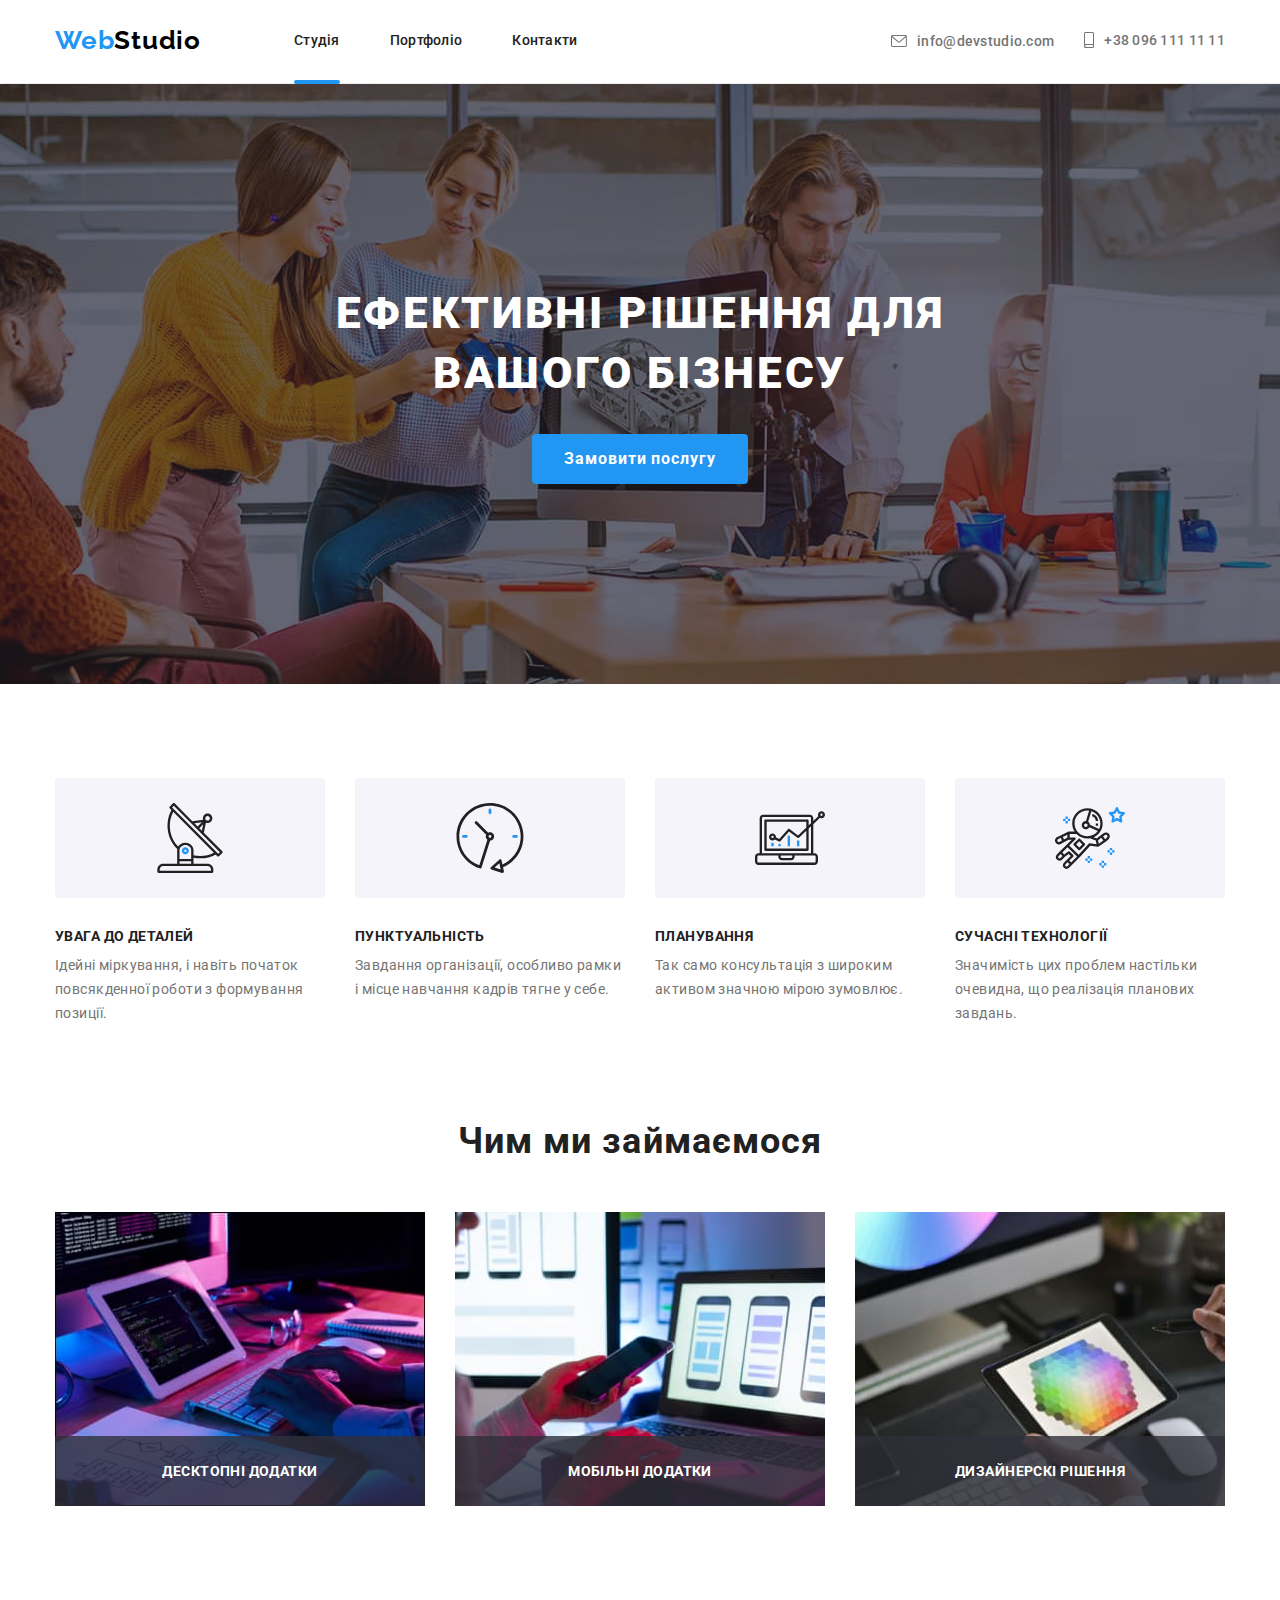
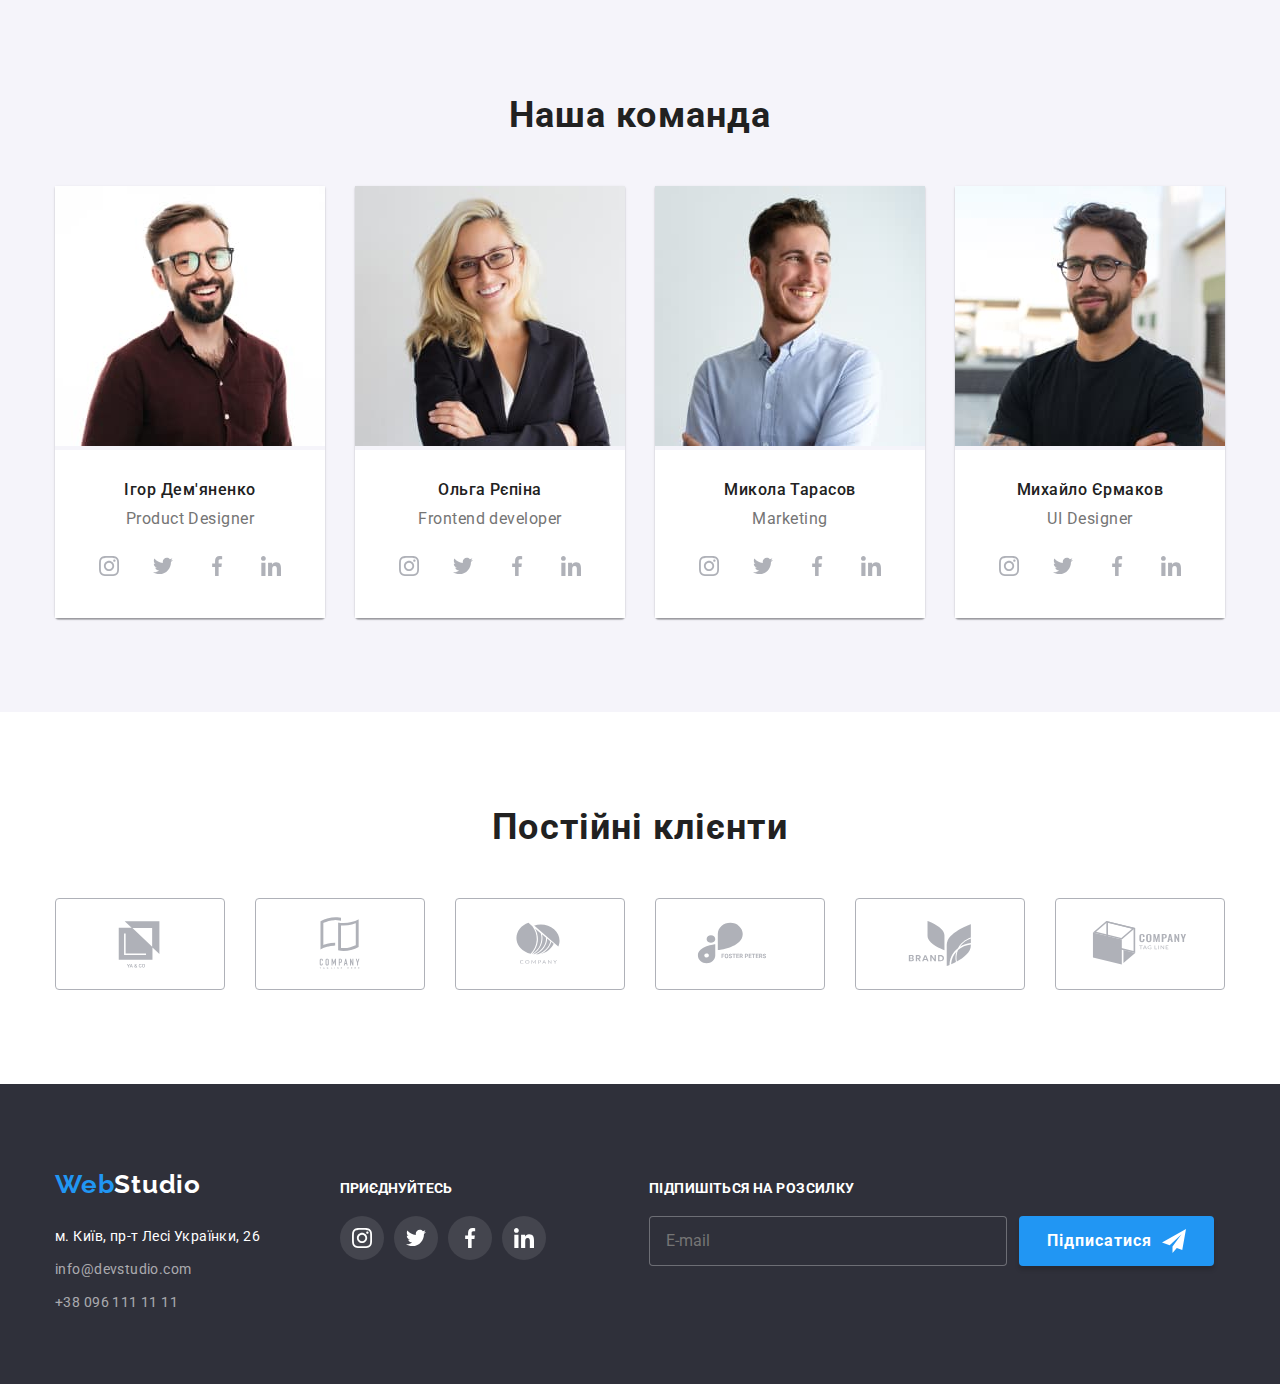
<file: index.html>
<!DOCTYPE html>
<html lang="uk">
<head>
    <meta charset="UTF-8">
    <meta http-equiv="X-UA-Compatible" content="IE=edge">
    <meta name="viewport" content="width=device-width, initial-scale=1.0">
    <title>Document</title>
    <link rel="preconnect" href="https://fonts.googleapis.com"> 
    <link rel="preconnect" href="https://fonts.gstatic.com" crossorigin> 
    <link href="https://fonts.googleapis.com/css2?family=Raleway:wght@700&family=Roboto:wght@400;500;700;900&display=swap" rel="stylesheet">
    <link rel="stylesheet" href="https://cdnjs.cloudflare.com/ajax/libs/modern-normalize/1.1.0/modern-normalize.min.css">
    <link rel="stylesheet" href="./css/main.min.css"/>
</head>
<body>
    <header class="header">
        <div class="container header__container">
        <a class="header__logo" href="./index.html">Web<span class="header__span">Studio</span></a>
        <nav class="navigation header__navigation">
        <ul class="menu">
            <li class="menu__item"><a class="menu__link--current" href="#">Студія</a></li>
            <li class="menu__item"><a class="menu__link" href="./portfolio.html">Портфоліо</a></li>
            <li class="menu__item"><a class="menu__link" href="#">Контакти</a></li>
        </ul>
        </nav>

        <ul class="contacts">
            <li class="contacts__item">
                <a class="contacts__mail" href="mail:info@devstudio.com">
                    <svg class="contacts__icon--mail" width="16" height="12">
                <use href="./images/mailandphone.svg#icon-envelope-2"></use>
                    </svg>
                    info@devstudio.com
                </a>
            </li>
            <li class="contacts__item">
                <a class="contacts__phone" href="tel:+380961111111">
                    <svg class="contacts__icon--phone" width="10" height="16">
                <use href="./images/mailandphone.svg#icon-smartphone-2"></use>
                    </svg>
                    +38 096 111 11 11
                </a>
        </ul>
        </div>
    </header>

    <main>
        <section class="hero">
            <div class="container">
            <h1 class="hero__title">Ефективні рішення для <br />вашого бізнесу</h1>
            <button class="hero__button" type="button" data-modal-open>Замовити послугу</button>
            </div>
        </section>

    <section class="section-feature">
        <div class="container">
        <h2 class="section-title visually-hidden">Наші переваги</h2>
        <ul class="feature-list">
            <li class="feature-list__item">
                <a class="features-list__link">
                    <div class="features-list__div">
                    <svg class="featureslist__icon" width="70" height="70">
                        <use href="./images/features-icons.svg#icon-antenna-2"></use>
                    </svg>
                    </div>
                </a>
                <h3 class="feature-list__title">УВАГА ДО ДЕТАЛЕЙ</h3>
                <p class="feature-list__text">
                    Ідейні міркування, і навіть початок повсякденної роботи з формування позиції.
                </p>
            </li>
            <li class="feature-list__item">
                <a class="features-list__link">
                    <div class="features-list__div">
                    <svg class="features-list__icon" width="70" height="70">
                        <use href="./images/features-icons.svg#icon-clock-2"></use>
                    </svg>
                    </div>
                </a>
                <h3 class="feature-list__title">ПУНКТУАЛЬНІСТЬ</h3>
                <p class="feature-list__text">
                    Завдання організації, особливо рамки і місце навчання кадрів тягне у себе.
                </p>
            </li>
            <li class="feature-list__item">
                <a class="features-list__link">
                    <div class="features-list__div">
                    <svg class="features-list__icon" width="70" height="70">
                        <use href="./images/features-icons.svg#icon-diagram-2"></use>
                    </svg>
                    </div>
                </a>
                <h3 class="feature-list__title">ПЛАНУВАННЯ</h3>
                <p class="feature-list__text">
                    Так само консультація з широким активом значною мірою зумовлює.
                </p>
            </li>
            <li class="feature-list__item">
                <a class="features-list__link">
                    <div class="features-list__div">
                    <svg class="features-list__icon" width="70" height="70">
                        <use href="./images/features-icons.svg#icon-astronaut-2"></use>
                    </svg>
                    </div>
                </a>
                <h3 class="feature-list__title">СУЧАСНІ ТЕХНОЛОГІЇ</h3>
                <p class="feature-list__text">
                    Значимість цих проблем настільки очевидна, що реалізація планових завдань.
                </p>
            </li>
        </ul>
        </div>
    </section>

    <section class="section">
        <div class="container">
        <h3 class="section-title activity">Чим ми займаємося</h3>
        <ul class="options">

            <li class="options__thing">
                <div class="offer">
                    <img class="offer__image" src="./images/desktopdodatki.jpg" alt="десктопні додатки" width="370">
                        <p class="offer__title">Десктопні додатки</p>
                </div>
            </li>

            <li class="options__thing">
                <div class="offer">
                    <img class="offer__image" src="./images/mobdodatki.jpg" alt="мобільні додатки" width="370">
                        <p class="offer__title">Мобільні додатки</p>
                </div>
            </li>

            <li class="options__thing">
                <div class="offer">
                    <img class="offer__image" src="./images/design.jpg" alt="дизайнерські рішення" width="370">
                        <p class="offer__title">Дизайнерскі рішення</p>
                </div>
            </li>
        </ul>
        </div>
    </section>

    <section class="section-team">
        <div class="container">
        <h3 class="section-title tm">Наша команда</h3>
        <ul class="team">
            <li class="border">
                <img class="pics" src="./images/productdesigner.jpg" alt="хлопець в окулярах" width="270">
                <div class="team-div">
                <h3 class="title-section">Ігор Дем'яненко</h3>
                <p class="description">Product Designer</p>
                <ul class="team-social-list">
                    <li class="team-social-item">
                        <a class="team-social-lin lin" href="#">
                        <svg class="team-social-icon" width="20" height="20">
                            <use href="./images/icons.svg#icon-instagram"></use>
                        </svg>
                    </a>
                    </li>
                    <li class="team-social-item">
                        <a class="team-social-lin lin" href="#">
                        <svg class="team-social-icon" width="20" height="20">
                            <use href="./images/icons.svg#icon-twitter"></use>
                        </svg>
                    </a>
                    </li>
                    <li class="team-social-item">
                        <a class="team-social-lin lin" href="#">
                        <svg class="team-social-icon" width="20" height="20">
                            <use href="./images/icons.svg#icon-facebook"></use>
                        </svg>
                    </a>
                    </li>
                    <li class="team-social-item">
                        <a class="team-social-lin lin" href="#">
                        <svg class="team-social-icon" width="20" height="20">
                            <use href="./images/icons.svg#icon-linkedin"></use>
                        </svg>
                    </a>
                    </li>
                </ul>
                </div>
            <li class="border">
                <img class="pics" src="./images/frontend.jpg" alt="дівчина в окулярах" width="270">
                <div class="team-div">
                <h3 class="title-section">Ольга Рєпіна</h3>
                <p class="description">Frontend developer</p>
                <ul class="team-social-list">
                    <li class="team-social-item">
                        <a class="team-social-lin lin" href="#">
                        <svg class="team-social-icon" width="20" height="20">
                            <use href="./images/icons.svg#icon-instagram"></use>
                        </svg>
                    </a>
                    </li>
                    <li class="team-social-item">
                        <a class="team-social-lin lin" href="#">
                        <svg class="team-social-icon" width="20" height="20">
                            <use href="./images/icons.svg#icon-twitter"></use>
                        </svg>
                    </a>
                    </li>
                    <li class="team-social-item">
                        <a class="team-social-lin lin" href="#">
                        <svg class="team-social-icon" width="20" height="20">
                            <use href="./images/icons.svg#icon-facebook"></use>
                        </svg>
                    </a>
                    </li>
                    <li class="team-social-item">
                        <a class="team-social-lin lin" href="#">
                        <svg class="team-social-icon" width="20" height="20">
                            <use href="./images/icons.svg#icon-linkedin"></use>
                        </svg>
                    </a>
                    </li>
                </ul>
                </div>
            </li>
            <li class="border">
                <img class="pics" src="./images/marketing.jpg" alt="хлопець в сорочці" width="270">
                <div class="team-div">
                <h3 class="title-section">Микола Тарасов</h3>
                <p class="description">Marketing</p>
                <ul class="team-social-list">
                    <li class="team-social-item">
                        <a class="team-social-lin lin" href="#">
                        <svg class="team-social-icon" width="20" height="20">
                            <use href="./images/icons.svg#icon-instagram"></use>
                        </svg>
                    </a>
                    </li>
                    <li class="team-social-item">
                        <a class="team-social-lin lin" href="#">
                        <svg class="team-social-icon" width="20" height="20">
                            <use href="./images/icons.svg#icon-twitter"></use>
                        </svg>
                    </a>
                    </li>
                    <li class="team-social-item">
                        <a class="team-social-lin lin" href="#">
                        <svg class="team-social-icon" width="20" height="20">
                            <use href="./images/icons.svg#icon-facebook"></use>
                        </svg>
                    </a>
                    </li>
                    <li class="team-social-item">
                        <a class="team-social-lin lin" href="#">
                        <svg class="team-social-icon" width="20" height="20">
                            <use href="./images/icons.svg#icon-linkedin"></use>
                        </svg>
                    </a>
                    </li>
                </ul>
                </div>
            </li>
            <li class="border">
                <img class="pics" src="./images/uidesigner.jpg" alt="хлопець в чорній футболці" width="270">
                <div class="team-div">
                <h3 class="title-section">Михайло Єрмаков</h3>
                <p class="description">UI Designer</p>
                <ul class="team-social-list">
                    <li class="team-social-item">
                        <a class="team-social-lin lin" href="#">
                        <svg class="team-social-icon" width="20" height="20">
                            <use href="./images/icons.svg#icon-instagram"></use>
                        </svg>
                    </a>
                    </li>
                    <li class="team-social-item">
                        <a class="team-social-lin lin" href="#">
                        <svg class="team-social-icon" width="20" height="20">
                            <use href="./images/icons.svg#icon-twitter"></use>
                        </svg>
                    </a>
                    </li>
                    <li class="team-social-item">
                        <a class="team-social-lin lin" href="#">
                        <svg class="team-social-icon" width="20" height="20">
                            <use href="./images/icons.svg#icon-facebook"></use>
                        </svg>
                    </a>
                    </li>
                    <li class="team-social-item">
                        <a class="team-social-lin lin" href="#">
                        <svg class="team-social-icon" width="20" height="20">
                            <use href="./images/icons.svg#icon-linkedin"></use>
                        </svg>
                    </a>
                    </li>
                </ul>
                </div>
            </li>
        </ul>
        </div>
    </section>

    <section class="section">
        <div class="container">
            <h3 class="section-title">Постійні клієнти</h3>
            <ul class="company">
                <li class="company__icon">
                    <a class="company__link" href="#">
                        <svg class="company__logo" width="106" height="60">
                            <use href="./images/logo-icons.svg#icon-Logo1"></use>
                        </svg>
                    </a>
                </li>
                <li class="company__icon">
                    <a class="company__link" href="#">
                        <svg class="company__logo" width="106" height="60">
                            <use href="./images/logo-icons.svg#icon-Logo2"></use>
                        </svg>
                    </a>
                </li>
                <li class="company__icon">
                    <a class="company__link" href="#">
                        <svg class="company__logo" width="106" height="60">
                            <use href="./images/logo-icons.svg#icon-Logo3"></use>
                        </svg>
                    </a>
                </li>
                <li class="company__icon">
                    <a class="company__link" href="#">
                        <svg class="company__logo" width="106" height="60">
                            <use href="./images/logo-icons.svg#icon-Logo4"></use>
                        </svg>
                    </a>
                </li>
                <li class="company__icon">
                    <a class="company__link" href="#">
                        <svg class="company__logo" width="106" height="60">
                            <use href="./images/logo-icons.svg#icon-Logo5"></use>
                        </svg>
                    </a>
                </li>
                <li class="company__icon">
                    <a class="company__link" href="#">
                        <svg class="company__logo" width="106" height="60">
                            <use href="./images/logo-icons.svg#icon-Logo6"></use>
                        </svg>
                    </a>
                </li>
            </ul>
        </div>
    </section>
    </main>

    <footer class="footer">
        <div class="footer__container">
            <div>
        <a class="header__logo" href="./index.html">Web<span class="footer__span">Studio</span></a>
            <address>
                <ul class="footer__navigation">
                    <li class="footer__item">
                        <a class="footer__address" href="https://goo.gl/maps/BGWKS7fLDJxbkm2K9" target="_blank" rel="no opew">м. Київ, пр-т Лесі Українки, 26</a>
                    </li>
                    <li class="footer__item">
                        <a class="footer__mail" href="mail:info@devstudio.com">info@devstudio.com</a>
                    </li>
                    <li class="footer__item">
                        <a class="footer__phone" href="tel:+380961111111">+38 096 111 11 11</a>
                    </li>
                </ul>
            </address>
            </div>
        <div class="socials">
            <span class="socials__title">Приєднуйтесь</span>
            <ul class="socials-list">
                <li class="socials-list__item">
                    <a class="socials-list__link" href="#">
                        <svg class="socials-list__icon" width="20" height="20">
                            <use href="./images/icons.svg#icon-instagram"></use>
                        </svg>
                    </a>
                </li>
                <li class="socials-list__item">
                    <a class="socials-list__link" href="#">
                        <svg class="socials-list__icon" width="20" height="20">
                            <use href="./images/icons.svg#icon-twitter"></use>
                        </svg>
                    </a>
                </li>
                <li class="socials-list__item">
                    <a class="socials-list__link" href="#">
                        <svg class="socials-list__icon" width="20" height="20">
                            <use href="./images/icons.svg#icon-facebook"></use>
                        </svg>
                    </a>
                </li>
                <li class="socials-list__item">
                    <a class="socials-list__link" href="#">
                        <svg class="socials-list__icon" width="20" height="20">
                            <use href="./images/icons.svg#icon-linkedin"></use>
                        </svg>
                    </a>
                </li>
            </ul>
        </div>
        <div class="footer-input">
            <p class="footer-input__title">Підпишіться на розсилку</p>
                <form class="form">
                        <input class="form__input" 
                        type="text" 
                        placeholder="E-mail"
                        required>
                        <button class="footer-button" type="submit">Підписатися
                            <svg class="footer-button__icon" width="24" height="24">
                                <use href="./images/telegram.svg#icon-telegram"></use>
                            </svg>
                        </button>
                </form>
        </div>
    </div>
    </footer>
    
    <div class="backdrop is-hidden" data-modal>
        <div class="modal">
            <button type="button" class="modal-close" data-modal-close>
                <svg class="modal-icon-close" width="18" height="18">
                    <use href="./images/cross-icon.svg#icon-close-black-18dp-2-1-2"></use>
                </svg>
            </button>
            <p class="modal-title">Залиште свої дані, ми вам передзвонимо</p>
            <form class="modal-form">
                <div class="form-field">
                    <label class="modal-label">Ім'я</label>
                    <div class="form-input-wrap">
                        <input type="text" name="user-name" class="form-user-input form-input" required>
                            <svg class="modal-icon" width="18" height="18">
                                <use href="./images/modal-icons.svg#icon-person-black-18dp-1-2"></use>
                            </svg>
                    </div>
                </div>

                <div class="form-field">
                    <label class="modal-label">Телефон</label>
                    <div class="form-input-wrap">
                        <input type="tel" name="user-tel" class="form-user-input form-input" required>
                            <svg class="modal-icon" width="18" height="18">
                                <use href="./images/modal-icons.svg#icon-phone-black-18dp-1-2"></use>
                            </svg>
                    </div>
                </div>

                <div class="form-field">
                    <label class="modal-label">Пошта</label>
                    <div class="form-input-wrap">
                        <input type="email" name="user-email" class="form-user-input form-input" required>
                            <svg class="modal-icon" width="18" height="18">
                                <use href="./images/modal-icons.svg#icon-email-black-18dp-1-2"></use>
                            </svg>
                    </div>
                </div>

                    <div class="form-field-comment">
                    <label class="modal-label">Коментар</label>
                        <textarea class="form-user-comment form-input" name="comment" rows="8" placeholder="Введіть текст"></textarea>
                    </div>

                    <label class="policy-label">
                        <input type="checkbox" class="policy-checkbox visually-hiddenn" name="policy">
                        <svg class="policy-icon" width="16" height="15">
                            <use href="./images/check-icon.svg#icon-Vector-3-2"></use>
                        </svg>
                        Погоджуюсь з розсилкою та приймаю
                        <a class="checkbox-link" href="#">
                            Умови договору
                        </a>
                    </label>
                
                    <button class="modal-button" type="submit">Відправити</button>
            </form>
        </div>
    </div>
    <script src="./js/modal.js"></script>
</body>
</html>
</file>
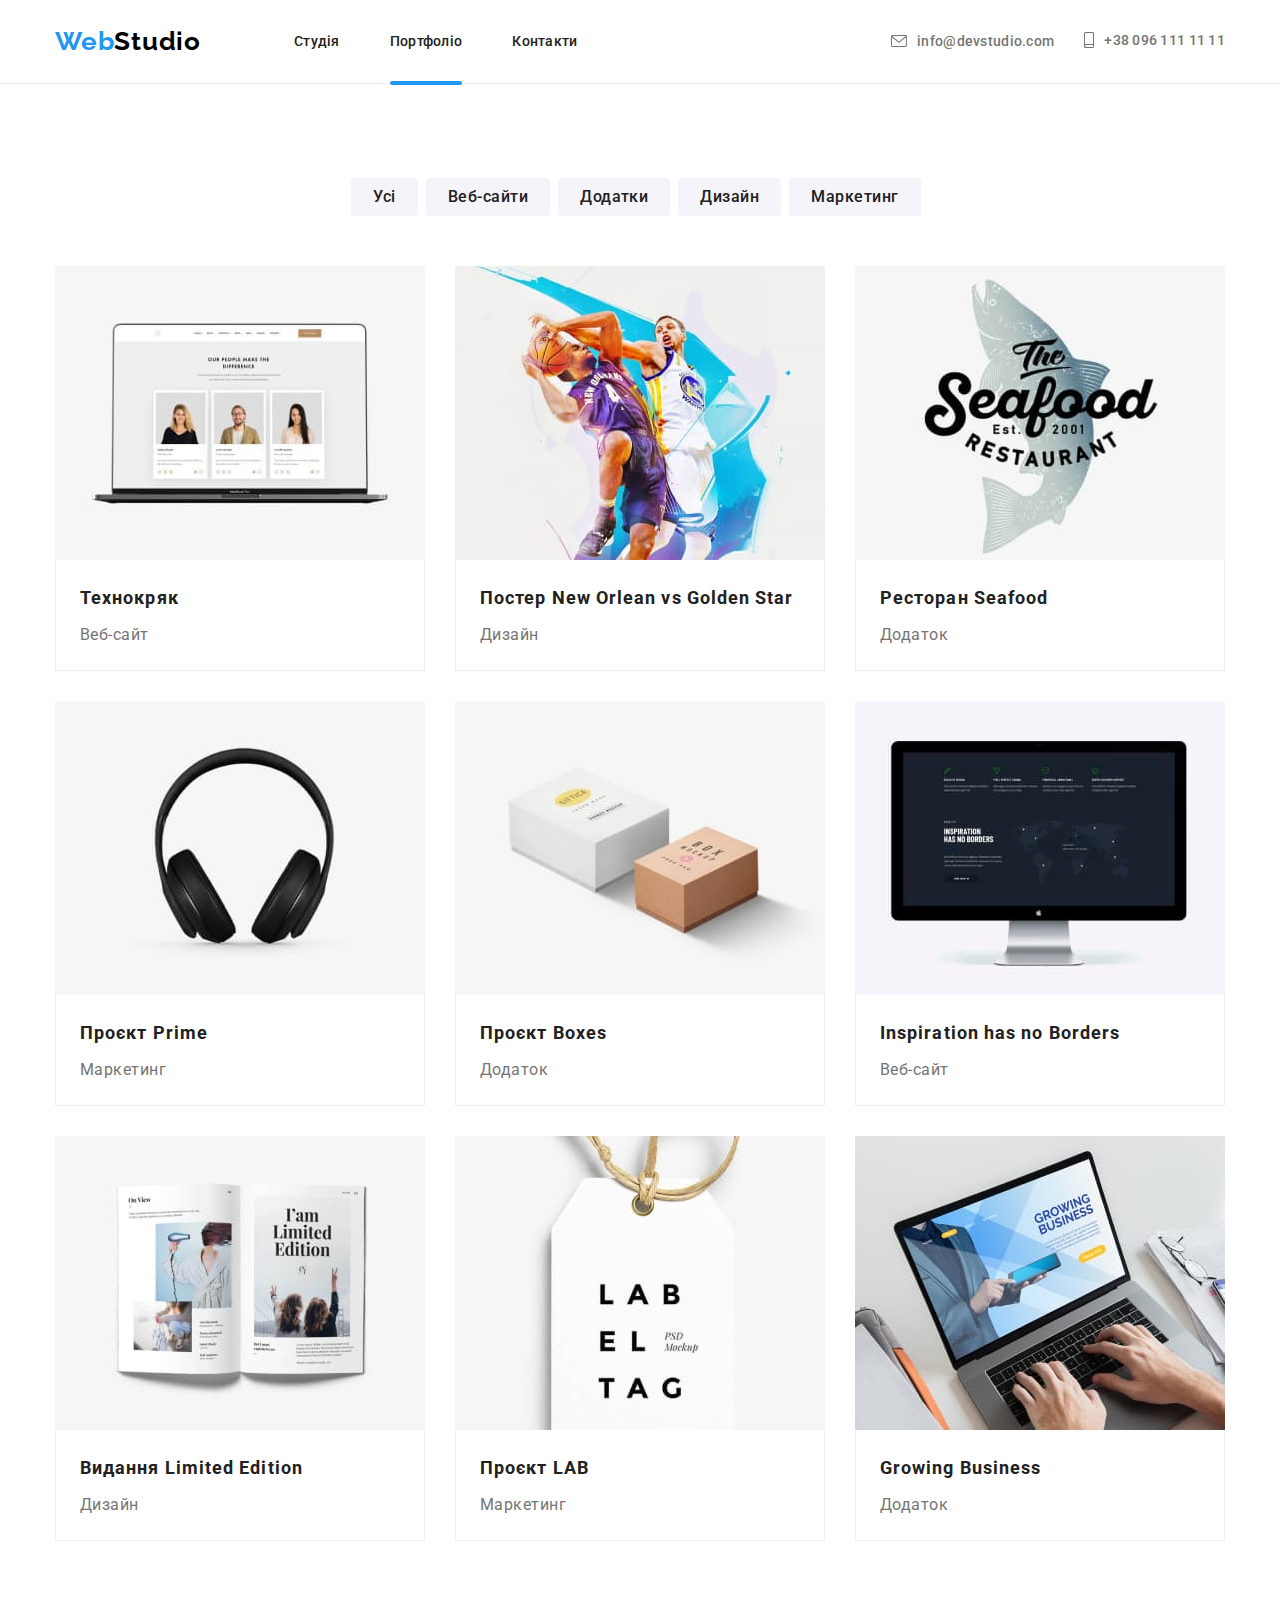
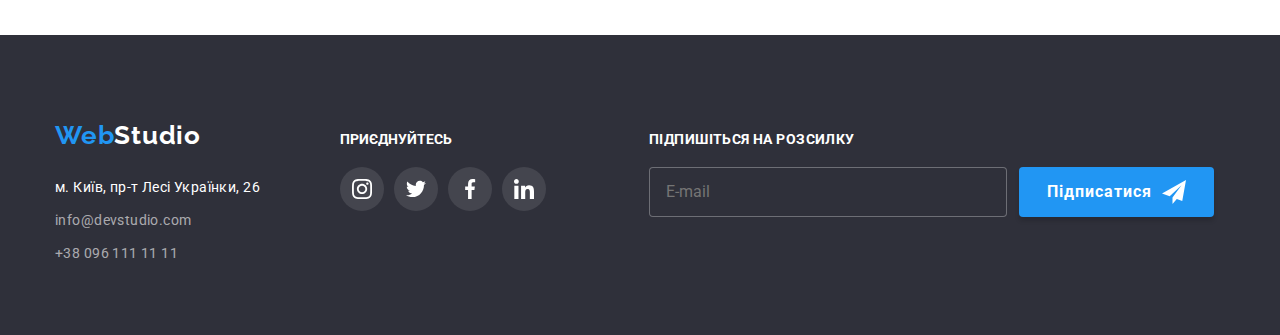
<file: portfolio.html>
<!DOCTYPE html>
<html lang="uk">
<head>
    <meta charset="UTF-8">
    <meta http-equiv="X-UA-Compatible" content="IE=edge">
    <meta name="viewport" content="width=device-width, initial-scale=1.0">
    <title>Document</title>
    <link rel="preconnect" href="https://fonts.googleapis.com"> 
    <link rel="preconnect" href="https://fonts.gstatic.com" crossorigin> 
    <link href="https://fonts.googleapis.com/css2?family=Raleway:wght@700&family=Roboto:wght@400;500;700;900&display=swap" rel="stylesheet">
    <link rel="stylesheet" href="https://cdnjs.cloudflare.com/ajax/libs/modern-normalize/1.1.0/modern-normalize.min.css">
    <link rel="stylesheet" href="./css/main.min.css"/>
</head>
<body>
    <header class="header">
        <div class="container header--container">
        <a class="header__logo" href="./index.html">Web<span class="header__span">Studio</span></a>
        <nav class="navigation header__navigation">
        <ul class="menu">
            <li class="menu__item"><a class="menu__link" href="./index.html">Студія</a></li>
            <li class="menu__item"><a class="menu__link--current" href="./portfolio.html">Портфоліо</a></li>
            <li class="menu__item"><a class="menu__link" href="#">Контакти</a></li>
        </ul>
        </nav>

        <ul class="contacts">
            <li class="contacts__item">
                <a class="contacts__mail" href="mail:info@devstudio.com">
                    <svg class="contacts__icon--mail" width="16" height="12">
                <use href="./images/mailandphone.svg#icon-envelope-2"></use>
                    </svg>
                    info@devstudio.com
                </a>
            </li>
            <li class="contacts__item">
                <a class="contacts__phone" href="tel:+380961111111">
                    <svg class="contacts__icon--phone" width="10" height="16">
                <use href="./images/mailandphone.svg#icon-smartphone-2"></use>
                    </svg>
                    +38 096 111 11 11
                </a>
        </ul>
        </div>
    </header>

    <main>
    <section class="section">
        <div class="container">
        <h1 class="visually-hidden">Портфоліо</h1>
        <ul class="buttons">
            <li><button class="buttons__navigation" type="button">Усі</button></li>
            <li><button class="buttons__navigation" type="button">Веб-сайти</button></li>
            <li><button class="buttons__navigation" type="button">Додатки</button></li>
            <li><button class="buttons__navigation" type="button">Дизайн</button></li>
            <li><button class="buttons__navigation" type="button">Маркетинг</button></li>
        </ul>
        
        <ul class="flex-container">
            <li class="flex-element">
                <a class="pic-link" href="#">
                    <div class="pic-div">
                        <img class="pic-img" src="./images/technologii.jpg" alt="зображення людей в макбуку" width="370">
                            <p class="desc-pic">Ресурс пропонує комплексні пропозиції з різним рівнем функціоналу і сервісів. Все це дозволить відвідувачу отримати вичерпні відомості про компанію чи приватну компанію.</p>
                    </div>
                        <div class="footer-div">
                            <h2 class="sub-title">Технокряк</h2>
                                <p class="content">Веб-сайт</p>
                        </div>
                </a>
            </li>
            <li class="flex-element">
                <a class="pic-link" href="#">
                    <div class="pic-div">
                        <img class="pic-img" src="./images/posterneworlean.jpg" alt="постер новий орлеан" width="370">
                            <p class="desc-pic">Ресурс пропонує комплексні пропозиції з різним рівнем функціоналу і сервісів. Все це дозволить відвідувачу отримати вичерпні відомості про компанію чи приватну компанію.</p>
                    </div>
                        <div class="footer-div">
                            <h2 class="sub-title">Постер New Orlean vs Golden Star</h2>
                                <p class="content">Дизайн</p>
                        </div>
                </a>
            </li>
            <li class="flex-element">
                <a class="pic-link" href="#">
                    <div class="pic-div">
                        <img class="pic-img" src="./images/seafood.jpg" alt="ресторан сі фуд" width="370">
                            <p class="desc-pic">Ресурс пропонує комплексні пропозиції з різним рівнем функціоналу і сервісів. Все це дозволить відвідувачу отримати вичерпні відомості про компанію чи приватну компанію.</p>
                    </div>
                        <div class="footer-div">
                            <h2 class="sub-title">Ресторан Seafood</h2>
                                <p class="content">Додаток</p>
                        </div>
                </a>
            </li>
            <li class="flex-element">
                <a class="pic-link" href="#">
                    <div class="pic-div">
                        <img class="pic-img" src="./images/projectprime.jpg" alt="проект прайм" width="370">
                            <p class="desc-pic">Ресурс пропонує комплексні пропозиції з різним рівнем функціоналу і сервісів. Все це дозволить відвідувачу отримати вичерпні відомості про компанію чи приватну компанію.</p>
                    </div>
                        <div class="footer-div">
                            <h2 class="sub-title">Проєкт Prime</h2>
                                <p class="content">Маркетинг</p>
                        </div>
                </a>
            </li>
            <li class="flex-element">
                <a class="pic-link" href="#">
                    <div class="pic-div">
                        <img class="pic-img" src="./images/projectboxes.jpg" alt="проект боксес" width="370">
                            <p class="desc-pic">Ресурс пропонує комплексні пропозиції з різним рівнем функціоналу і сервісів. Все це дозволить відвідувачу отримати вичерпні відомості про компанію чи приватну компанію.</p>
                    </div>
                        <div class="footer-div">
                            <h2 class="sub-title">Проєкт Boxes</h2>
                                <p class="content">Додаток</p>
                        </div>
                </a>
            </li>
            <li class="flex-element">
                <a class="pic-link" href="#">
                    <div class="pic-div">
                        <img class="pic-img" src="./images/inspiration.jpg" alt="інспірація без обмежень" width="370">
                            <p class="desc-pic">Ресурс пропонує комплексні пропозиції з різним рівнем функціоналу і сервісів. Все це дозволить відвідувачу отримати вичерпні відомості про компанію чи приватну компанію.</p>
                    </div>
                        <div class="footer-div">
                            <h2 class="sub-title">Inspiration has no Borders</h2>
                                <p class="content">Веб-сайт</p>
                        </div>
                </a>
            </li>
            <li class="flex-element">
                <a class="pic-link" href="#">
                    <div class="pic-div">
                        <img class="pic-img" src="./images/limitededition.jpg" alt="лімітед едішн" width="370">
                            <p class="desc-pic">Ресурс пропонує комплексні пропозиції з різним рівнем функціоналу і сервісів. Все це дозволить відвідувачу отримати вичерпні відомості про компанію чи приватну компанію.</p>
                    </div>
                        <div class="footer-div">
                            <h2 class="sub-title">Видання Limited Edition</h2>
                                <p class="content">Дизайн</p>
                        </div>
                </a>
            </li>
            <li class="flex-element">
                <a class="pic-link" href="#">
                    <div class="pic-div">
                        <img class="pic-img" src="./images/projectlab.jpg" alt="проект лаб" width="370">
                            <p class="desc-pic">Ресурс пропонує комплексні пропозиції з різним рівнем функціоналу і сервісів. Все це дозволить відвідувачу отримати вичерпні відомості про компанію чи приватну компанію.</p>
                    </div>
                        <div class="footer-div">
                            <h2 class="sub-title">Проєкт LAB</h2>
                                <p class="content">Маркетинг</p>
                        </div>
                </a>
            </li>
            <li class="flex-element">
                <a class="pic-link" href="#">
                    <div class="pic-div">
                        <img class="pic-img" src="./images/growingbusiness.jpg" alt="зростаючий бізнес" width="370">
                            <p class="desc-pic">Ресурс пропонує комплексні пропозиції з різним рівнем функціоналу і сервісів. Все це дозволить відвідувачу отримати вичерпні відомості про компанію чи приватну компанію.</p>
                    </div>
                        <div class="footer-div">
                            <h2 class="sub-title">Growing Business</h2>
                                <p class="content">Додаток</p>
                        </div>
                </a>
            </li>
        </ul>
        </div>
    </section>
    </main>
    <footer class="footer">
        <div class="footer__container">
            <div>
        <a class="header__logo" href="./index.html">Web<span class="footer__span">Studio</span></a>
            <address>
                <ul class="footer__navigation">
                    <li class="footer__item">
                        <a class="footer__address" href="https://goo.gl/maps/BGWKS7fLDJxbkm2K9" target="_blank" rel="no opew">м. Київ, пр-т Лесі Українки, 26</a>
                    </li>
                    <li class="footer__item">
                        <a class="footer__mail" href="mail:info@devstudio.com">info@devstudio.com</a>
                    </li>
                    <li class="footer__item">
                        <a class="footer__phone" href="tel:+380961111111">+38 096 111 11 11</a>
                    </li>
                </ul>
            </address>
            </div>
        <div class="socials">
            <span class="socials__title">Приєднуйтесь</span>
            <ul class="socials-list">
                <li class="socials-list__item">
                    <a class="socials-list__link" href="#">
                        <svg class="socials-list__icon" width="20" height="20">
                            <use href="./images/icons.svg#icon-instagram"></use>
                        </svg>
                    </a>
                </li>
                <li class="socials-list__item">
                    <a class="socials-list__link" href="#">
                        <svg class="socials-list__icon" width="20" height="20">
                            <use href="./images/icons.svg#icon-twitter"></use>
                        </svg>
                    </a>
                </li>
                <li class="socials-list__item">
                    <a class="socials-list__link" href="#">
                        <svg class="socials-list__icon" width="20" height="20">
                            <use href="./images/icons.svg#icon-facebook"></use>
                        </svg>
                    </a>
                </li>
                <li class="socials-list__item">
                    <a class="socials-list__link" href="#">
                        <svg class="socials-list__icon" width="20" height="20">
                            <use href="./images/icons.svg#icon-linkedin"></use>
                        </svg>
                    </a>
                </li>
            </ul>
        </div>

        <div class="footer-input">
            <p class="footer-input__title">Підпишіться на розсилку</p>
                <form>
                    <div class="form">
                        <input class="form__input" type="text" placeholder="E-mail">
                        <button class="footer-button" type="submit">Підписатися
                            <svg class="footer-button__icon" width="24" height="24">
                                <use href="./images/telegram.svg#icon-telegram"></use>
                            </svg>
                        </button>
                    </div>
                </form>
        </div>
    </footer>
</body>
</html>
</file>
<file: css/main.min.css>
ul{list-style:none;margin:0;padding:0}h1,h2,h3,p{margin:0}body{font-family:"Roboto",sans-serif;background-color:#fff}.container{padding-left:15px;padding-right:15px;margin-left:auto;margin-right:auto;width:1200px}.container:nth-child(3){background-color:#f5f4fa}.header__container{display:-webkit-box;display:-ms-flexbox;display:flex}:root{--timing-function: cubic-bezier(0.4, 0, 0.2, 1)}.header{border-bottom:1px solid #ececec}.header__logo{display:block;color:#2196f3;font-family:Raleway;font-weight:700;font-size:26px;line-height:1.1923;letter-spacing:.03em;text-decoration:none;padding-top:25px;padding-bottom:25px}.header__span{color:#000}.header__navigation{margin-left:93px}.menu{display:-webkit-box;display:-ms-flexbox;display:flex;padding-left:0}.menu__item{margin-right:50px}.menu__item:last-child{margin-right:0}.menu__link--current{color:#212121;text-decoration:none;position:relative;display:block;padding-top:32px;padding-bottom:32px;font-weight:500;font-size:14px;line-height:1.1428;letter-spacing:.02em;-webkit-transition:color 250ms cubic-bezier(0.4, 0, 0.2, 1);transition:color 250ms cubic-bezier(0.4, 0, 0.2, 1)}.menu__link--current:hover,.menu__link--current:focus{color:#2196f3}.menu__link--current::after{position:absolute;bottom:-4px;right:0;content:"";width:100%;height:4px;background-color:#2196f3;border-radius:2px}.menu__link{position:relative;display:-webkit-box;display:-ms-flexbox;display:flex;-webkit-box-align:center;-ms-flex-align:center;align-items:center;padding-top:32px;padding-bottom:32px;color:#212121;font-weight:500;font-size:14px;line-height:1.1428;letter-spacing:.02em;text-decoration:none;-webkit-transition:color 250ms cubic-bezier(0.4, 0, 0.2, 1);transition:color 250ms cubic-bezier(0.4, 0, 0.2, 1)}.menu__link:hover,.menu__link:focus{color:#2196f3}.contacts{margin:0;display:-webkit-box;display:-ms-flexbox;display:flex;margin-left:auto}.contacts .item+.item{margin-left:50px}.contacts__mail{display:-webkit-box;display:-ms-flexbox;display:flex;-webkit-box-align:center;-ms-flex-align:center;align-items:center;padding-top:32px;padding-bottom:32px;color:#757575;text-decoration:none;font-weight:500;font-size:14px;line-height:1.3333;letter-spacing:.02em;-webkit-transition:250ms cubic-bezier(0.4, 0, 0.2, 1),color 250ms cubic-bezier(0.4, 0, 0.2, 1);transition:250ms cubic-bezier(0.4, 0, 0.2, 1),color 250ms cubic-bezier(0.4, 0, 0.2, 1)}.contacts__mail:hover,.contacts__mail:focus{color:#2196f3}.contacts__icon--mail{margin-right:10px;fill:currentColor}.contacts__icon--mail:hover{color:#2196f3}.contacts__phone{display:-webkit-box;display:-ms-flexbox;display:flex;-webkit-box-align:center;-ms-flex-align:center;align-items:center;padding-top:32px;padding-bottom:32px;margin-left:30px;font-weight:500;text-decoration:none;font-size:14px;line-height:1.1428;letter-spacing:.02em;color:#757575;-webkit-transition:250ms cubic-bezier(0.4, 0, 0.2, 1),color 250ms cubic-bezier(0.4, 0, 0.2, 1);transition:250ms cubic-bezier(0.4, 0, 0.2, 1),color 250ms cubic-bezier(0.4, 0, 0.2, 1)}.contacts__phone:hover,.contacts__phone:focus{color:#2196f3}.contacts__icon--phone{-webkit-box-align:center;-ms-flex-align:center;align-items:center;margin-right:10px;fill:currentColor}.contacts__icon--phone:hover{color:#2196f3}.hero{text-align:center;background-color:#2f303a;padding-top:200px;padding-bottom:200px;height:600px;max-width:1600px;margin-left:auto;margin-right:auto;background-image:-webkit-gradient(linear, left top, right top, from(rgba(47, 48, 58, 0.4)), to(rgba(47, 48, 58, 0.4))),url("../images/backgroundhero.jpg");background-image:linear-gradient(to right, rgba(47, 48, 58, 0.4), rgba(47, 48, 58, 0.4)),url("../images/backgroundhero.jpg");background-repeat:no-repeat;background-position:center;background-size:cover}.hero__title{margin-top:0;margin-bottom:30px;color:#fff;font-weight:900;font-size:44px;line-height:1.3636;letter-spacing:.06em;text-transform:uppercase}.hero__button{border:none;padding:10px 32px;margin:0 auto;color:#fff;background-color:#2196f3;border-radius:4px;font-family:inherit;font-weight:700;font-size:16px;line-height:1.875;display:block;letter-spacing:.06em;cursor:pointer}.hero__button:hover,.hero__button:focus{-webkit-box-shadow:0px 4px 4px rgba(0,0,0,.15);box-shadow:0px 4px 4px rgba(0,0,0,.15);color:#fff}.header--container{display:-webkit-box;display:-ms-flexbox;display:flex;-webkit-box-align:center;-ms-flex-align:center;align-items:center}.section{padding-top:94px;padding-bottom:94px}.section-title{margin-top:0;margin-bottom:50px;color:#212121;font-size:36px;line-height:1.1666;text-align:center;letter-spacing:.03em}.visually-hidden{position:absolute;width:1px;height:1px;margin:-1px;border:0;padding:0;white-space:nowrap;-webkit-clip-path:inset(100%);clip-path:inset(100%);clip:rect(0 0 0 0);overflow:hidden}.section-feature{padding-top:94px;padding-bottom:0}.feature-list{display:-webkit-box;display:-ms-flexbox;display:flex}.feature-list__link{display:-webkit-box;display:-ms-flexbox;display:flex;padding-left:0;margin-top:0}.feature-list__title{margin-top:0;margin-bottom:10px;color:#212121;font-weight:700;font-size:14px;line-height:1.1428;letter-spacing:.03em;text-transform:uppercase}.feature-list__item{width:270px;margin-top:0;margin-right:30px}.feature-list__item:last-child{margin-right:0}.feature-list__text{margin-top:0;margin-bottom:0;color:#757575;font-weight:400;font-size:14px;line-height:1.7142;letter-spacing:.03em}.features-list__div{width:270px;height:120px;background-color:#f5f4fa;display:-webkit-box;display:-ms-flexbox;display:flex;-webkit-box-align:center;-ms-flex-align:center;align-items:center;-webkit-box-pack:center;-ms-flex-pack:center;justify-content:center;color:#afb1b8;margin-bottom:30px;border-radius:4px;cursor:pointer}.features-list__icon{fill:currentColor}.section-title .activity{margin-top:0;margin-bottom:0}.offer{position:relative}.offer__title{position:absolute;bottom:0%;width:100%;padding-top:27px;padding-bottom:27px;font-style:normal;font-weight:700;font-size:14px;line-height:1.1428;text-align:center;letter-spacing:.03em;text-transform:uppercase;color:#fff;background-color:rgba(47,48,58,.8)}.offer__image{display:block}.options{margin-top:0;display:-webkit-box;display:-ms-flexbox;display:flex;gap:30px;padding-left:0}.section-team{background-color:#f5f4fa;padding-top:94px;padding-bottom:94px}.section-title .tm{text-align:center}.team{display:-webkit-box;display:-ms-flexbox;display:flex;gap:30px}.border{-webkit-box-shadow:0px 1px 3px rgba(0,0,0,.12),0px 1px 1px rgba(0,0,0,.14),0px 2px 1px rgba(0,0,0,.2);box-shadow:0px 1px 3px rgba(0,0,0,.12),0px 1px 1px rgba(0,0,0,.14),0px 2px 1px rgba(0,0,0,.2);border-radius:0px 0px 4px 4px}.team-div{padding-top:30px;padding-bottom:30px;background-color:#fff}.title-section{margin-top:0;margin-bottom:10px;color:#212121;font-weight:500;font-size:16px;line-height:1.1875;text-align:center;letter-spacing:.03em}.description{margin-top:0;margin-bottom:16px;color:#757575;font-weight:400;font-size:16px;line-height:1.1875;text-align:center;letter-spacing:.03em}.team-social-list{display:-webkit-box;display:-ms-flexbox;display:flex;-webkit-box-pack:center;-ms-flex-pack:center;justify-content:center;gap:10px}.team-social-item{width:44px;height:44px}.team-social-lin{width:100%;height:100%;border-radius:50%;display:-webkit-box;display:-ms-flexbox;display:flex;-webkit-box-align:center;-ms-flex-align:center;align-items:center;-webkit-box-pack:center;-ms-flex-pack:center;justify-content:center;color:#afb1b8;fill:currentColor}.team-social-lin:hover,.team-social-lin:focus{background-color:#2196f3;color:#fff}.team-social-icon-icon-instagram{background-color:#fff}.team-social-icon-icon-twitter{background-color:#fff}.team-social-icon-icon-facebook{background-color:#fff}.team-social-icon-icon-linkedin{background-color:#fff}.team-social-lin{-webkit-transition:background-color 250ms cubic-bezier(0.4, 0, 0.2, 1),color 250ms cubic-bezier(0.4, 0, 0.2, 1);transition:background-color 250ms cubic-bezier(0.4, 0, 0.2, 1),color 250ms cubic-bezier(0.4, 0, 0.2, 1)}.company{display:-webkit-box;display:-ms-flexbox;display:flex;-webkit-box-pack:center;-ms-flex-pack:center;justify-content:center;gap:30px}.company__icon{width:170px;height:92px}.company__link{width:100%;height:100%;background-color:#fff;border:1px solid #afb1b8;border-radius:4px;display:-webkit-box;display:-ms-flexbox;display:flex;-webkit-box-align:center;-ms-flex-align:center;align-items:center;-webkit-box-pack:center;-ms-flex-pack:center;justify-content:center;color:#afb1b8;-webkit-transition:border 250ms cubic-bezier(0.4, 0, 0.2, 1),color 250ms cubic-bezier(0.4, 0, 0.2, 1);transition:border 250ms cubic-bezier(0.4, 0, 0.2, 1),color 250ms cubic-bezier(0.4, 0, 0.2, 1)}.company__link:hover,.company__link:focus{border-color:#2196f3;color:#2196f3}.company__logo{fill:currentColor}.footer{background-color:#2f303a;font-style:none;padding-top:60px;padding-bottom:60px}.footer__container{display:-webkit-box;display:-ms-flexbox;display:flex;-webkit-box-align:baseline;-ms-flex-align:baseline;align-items:baseline;padding-left:15px;padding-right:15px;margin:0 auto;width:1200px;gap:10px}.footer__logo{display:block;margin-bottom:20px}.footer__span{color:#fff}.footer__item{margin-bottom:9px}.footer__address{color:#fff;font-weight:400;font-size:14px;font-style:normal;line-height:1.7142;letter-spacing:.03em;text-decoration:none}.footer__mail{font-style:none;font-weight:400;font-size:14px;font-style:normal;line-height:1.7142;letter-spacing:.03em;color:rgba(255,255,255,.6);text-decoration:none;-webkit-transition:250ms cubic-bezier(0.4, 0, 0.2, 1),color 250ms cubic-bezier(0.4, 0, 0.2, 1);transition:250ms cubic-bezier(0.4, 0, 0.2, 1),color 250ms cubic-bezier(0.4, 0, 0.2, 1)}.footer__mail:hover,.footer__mail:focus{color:#2196f3}.footer__phone{font-weight:400;font-size:14px;font-style:normal;line-height:1.7142;letter-spacing:.03em;color:rgba(255,255,255,.6);text-decoration:none;-webkit-transition:250ms cubic-bezier(0.4, 0, 0.2, 1),color 250ms cubic-bezier(0.4, 0, 0.2, 1);transition:250ms cubic-bezier(0.4, 0, 0.2, 1),color 250ms cubic-bezier(0.4, 0, 0.2, 1)}.footer__phone:hover,.footer__phone:focus{color:#2196f3}.socials{margin-left:70px}.socials__title{font-style:normal;font-weight:700;font-size:14px;line-height:1.1428;text-transform:uppercase;color:#fff;margin-bottom:20px;display:block}.socials-list{display:-webkit-box;display:-ms-flexbox;display:flex;-webkit-box-pack:center;-ms-flex-pack:center;justify-content:center;gap:10px}.socials-list__item{width:44px;height:44px}.socials-list__link{width:100%;height:100%;background-color:rgba(255,255,255,.1);display:-webkit-box;display:-ms-flexbox;display:flex;-webkit-box-align:center;-ms-flex-align:center;align-items:center;-webkit-box-pack:center;-ms-flex-pack:center;justify-content:center;color:#fff;border-radius:50%;-webkit-transition:background-color 250ms cubic-bezier(0.4, 0, 0.2, 1),color 250ms cubic-bezier(0.4, 0, 0.2, 1);transition:background-color 250ms cubic-bezier(0.4, 0, 0.2, 1),color 250ms cubic-bezier(0.4, 0, 0.2, 1)}.socials-list__link:hover,.socials-list__link:focus{background-color:#2196f3;color:#fff}.socials-list__icon{fill:currentColor}.footer-input{margin-left:93px}.footer-input__title{font-weight:700;font-size:14px;line-height:1.1428;letter-spacing:.03em;text-transform:uppercase;color:#fff;margin-bottom:20px}.form{display:-webkit-box;display:-ms-flexbox;display:flex;gap:12px}.form__input{width:358px;background-color:#2f303a;color:rgba(255,255,255,.6);font-size:16px;-webkit-box-sizing:border-box;box-sizing:border-box;border:1px solid rgba(255,255,255,.3);border-radius:4px;padding-left:16px;padding-top:15px;padding-bottom:15px;-webkit-transition:border-color 250ms cubic-bezier(0.4, 0, 0.2, 1);transition:border-color 250ms cubic-bezier(0.4, 0, 0.2, 1)}.footer-button{padding:10px 28px;margin:auto;font-weight:700;font-size:16px;line-height:1.875;-webkit-box-align:center;-ms-flex-align:center;align-items:center;letter-spacing:.06em;color:#fff;background-color:#2196f3;-webkit-box-shadow:0px 4px 4px rgba(0,0,0,.15);box-shadow:0px 4px 4px rgba(0,0,0,.15);-webkit-transition:background-color 250ms cubic-bezier(0.4, 0, 0.2, 1);transition:background-color 250ms cubic-bezier(0.4, 0, 0.2, 1);border-radius:4px;border:none;cursor:pointer;display:-webkit-box;display:-ms-flexbox;display:flex;gap:10px}.footer-button__icon{fill:#fff}.buttons{display:-webkit-box;display:-ms-flexbox;display:flex;margin-top:0;margin-bottom:50px;-webkit-box-pack:center;-ms-flex-pack:center;justify-content:center}.buttons__navigation{border:none;border-radius:4px;padding:6px 22px;margin-right:8px;font-family:inherit;font-weight:500;font-size:16px;line-height:1.625;text-align:center;letter-spacing:.03em;color:#212121;background:#f5f4fa;cursor:pointer;-webkit-transition:background-color 250ms cubic-bezier(0.4, 0, 0.2, 1),color 250ms cubic-bezier(0.4, 0, 0.2, 1),-webkit-box-shadow 250ms cubic-bezier(0.4, 0, 0.2, 1);transition:background-color 250ms cubic-bezier(0.4, 0, 0.2, 1),color 250ms cubic-bezier(0.4, 0, 0.2, 1),-webkit-box-shadow 250ms cubic-bezier(0.4, 0, 0.2, 1);transition:background-color 250ms cubic-bezier(0.4, 0, 0.2, 1),color 250ms cubic-bezier(0.4, 0, 0.2, 1),box-shadow 250ms cubic-bezier(0.4, 0, 0.2, 1);transition:background-color 250ms cubic-bezier(0.4, 0, 0.2, 1),color 250ms cubic-bezier(0.4, 0, 0.2, 1),box-shadow 250ms cubic-bezier(0.4, 0, 0.2, 1),-webkit-box-shadow 250ms cubic-bezier(0.4, 0, 0.2, 1)}.buttons__navigation:hover,.buttons__navigation:focus{-webkit-box-shadow:0px 3px 1px rgba(0,0,0,.1),0px 1px 2px rgba(0,0,0,.08),0px 2px 2px rgba(0,0,0,.12);box-shadow:0px 3px 1px rgba(0,0,0,.1),0px 1px 2px rgba(0,0,0,.08),0px 2px 2px rgba(0,0,0,.12);background-color:#2196f3;color:#f5f4fa}.modal-button{padding:10px 52px;margin:auto;font-family:inherit;font-weight:700;font-size:16px;line-height:1.875;display:-webkit-box;display:-ms-flexbox;display:flex;-webkit-box-align:center;-ms-flex-align:center;align-items:center;letter-spacing:.06em;color:#fff;background-color:#2196f3;border-radius:4px;border:none;cursor:pointer}.modal-button:hover,.modal-button:focus{-webkit-box-shadow:0px 4px 4px rgba(0,0,0,.15);box-shadow:0px 4px 4px rgba(0,0,0,.15);color:#fff}.backdrop{position:fixed;top:0;width:100%;height:100%;background-color:rgba(0,0,0,.2);-webkit-transition:opacity 250ms linear,visibility 250ms linear;transition:opacity 250ms linear,visibility 250ms linear}.modal{position:absolute;width:528px;min-height:581px;background-color:#fff;border-radius:4px;top:50%;left:50%;-webkit-box-shadow:0px 1px 3px rgba(0,0,0,.12),0px 1px 1px rgba(0,0,0,.14),0px 2px 1px rgba(0,0,0,.2);box-shadow:0px 1px 3px rgba(0,0,0,.12),0px 1px 1px rgba(0,0,0,.14),0px 2px 1px rgba(0,0,0,.2);-webkit-transform:translate(-50%, -50%) scale(1);transform:translate(-50%, -50%) scale(1);-webkit-transition:-webkit-transform 500ms linear;transition:-webkit-transform 500ms linear;transition:transform 500ms linear;transition:transform 500ms linear, -webkit-transform 500ms linear;padding:40px}.backdrop.is-hidden .modal{-webkit-transform:translate(-50% -50%) scale(0);transform:translate(-50% -50%) scale(0)}.modal-close{position:absolute;right:10px;top:10px;width:30px;height:30px;border:1px solid rgba(153,153,153,.6);border-radius:50%;display:-webkit-box;display:-ms-flexbox;display:flex;-webkit-box-align:center;-ms-flex-align:center;align-items:center;-webkit-box-pack:center;-ms-flex-pack:center;justify-content:center;background-color:rgba(0,0,0,0);cursor:pointer;-webkit-transition:-webkit-transform 250ms cubic-bezier(0.4, 0, 0.2, 1);transition:-webkit-transform 250ms cubic-bezier(0.4, 0, 0.2, 1);transition:transform 250ms cubic-bezier(0.4, 0, 0.2, 1);transition:transform 250ms cubic-bezier(0.4, 0, 0.2, 1), -webkit-transform 250ms cubic-bezier(0.4, 0, 0.2, 1)}.modal-close:hover,.modal-close:focus{fill:#2196f3}.is-hidden{opacity:0;visibility:hidden;pointer-events:none}.form-field{position:relative;display:-webkit-box;display:-ms-flexbox;display:flex;-webkit-box-orient:vertical;-webkit-box-direction:normal;-ms-flex-direction:column;flex-direction:column;margin-bottom:10px}.form-field-comment{position:relative;display:-webkit-box;display:-ms-flexbox;display:flex;-webkit-box-orient:vertical;-webkit-box-direction:normal;-ms-flex-direction:column;flex-direction:column;margin-bottom:20px}.modal-title{font-size:20px;font-weight:700;text-align:center;margin-bottom:12px;line-height:23px;letter-spacing:.03em;color:#212121}.modal-input{width:100%;height:45px;border-radius:4px;font-size:12px;border:1px solid rgba(33,33,33,.2);background-color:rgba(0,0,0,0);margin-bottom:10px;padding-left:36px}.modal-label{font-family:inherit;font-weight:400;font-size:12px;line-height:1.1666;letter-spacing:.01em;color:#757575;margin-bottom:4px}.form-input-wrap{position:relative}.form-input{width:100%;padding:11px 12px;border:1px solid rgba(33,33,33,.2);border-radius:4px;outline:rgba(0,0,0,0);-webkit-transition:border-color 250ms cubic-bezier(0.4, 0, 0.2, 1);transition:border-color 250ms cubic-bezier(0.4, 0, 0.2, 1)}.form-input:focus{border-color:#2196f3}.form-user-input{height:40px;padding-left:42px}.modal-icon{position:absolute;top:50%;left:12px;-webkit-transform:translateY(-50%);transform:translateY(-50%);-webkit-transition:fill 250ms cubic-bezier(0.4, 0, 0.2, 1);transition:fill 250ms cubic-bezier(0.4, 0, 0.2, 1)}.form-user-comment{height:120px;padding:12px 16px;resize:none;-webkit-transition:border-color 250ms cubic-bezier(0.4, 0, 0.2, 1);transition:border-color 250ms cubic-bezier(0.4, 0, 0.2, 1)}.policy-label{margin-bottom:30px;display:-webkit-box;display:-ms-flexbox;display:flex;-webkit-box-align:center;-ms-flex-align:center;align-items:center;-webkit-box-pack:center;-ms-flex-pack:center;justify-content:center;gap:8px;font-size:14px;line-height:1.7142;letter-spacing:.03em;color:#757575}.visually-hiddenn{position:absolute;white-space:nowrap;width:1px;height:1px;overflow:hidden;border:0;padding:0;clip:rect(0 0 0 0);-webkit-clip-path:inset(50%);clip-path:inset(50%);margin:-1px}.checkbox{-webkit-appearance:none;-moz-appearance:none;appearance:none;position:absolute}.policy-checkbox:checked+.policy-icon{background-color:#2196f3;border-color:rgba(0,0,0,0)}.checkbox:focus+.checkbox-icon{-webkit-box-shadow:#2196f3;box-shadow:#2196f3}.policy-checkbox{border-radius:2px;color:#2196f3}.policy-icon{fill:#fff;border:2px solid #212121;border-radius:2px;-webkit-transition:border-color 250ms cubic-bezier(0.4, 0, 0.2, 1) background-color 250ms cubic-bezier(0.4, 0, 0.2, 1);transition:border-color 250ms cubic-bezier(0.4, 0, 0.2, 1) background-color 250ms cubic-bezier(0.4, 0, 0.2, 1)}.checkbox-link{position:relative;font-weight:400;font-size:14px;line-height:1.7142;letter-spacing:.03em;color:#2196f3}.checkbox-link::after{content:"";position:absolute;bottom:5px;left:0;width:100%;height:1px;background-color:#212121}*{-webkit-box-sizing:border-box;box-sizing:border-box;text-decoration:none}.flex-container{display:-webkit-box;display:-ms-flexbox;display:flex;-ms-flex-wrap:wrap;flex-wrap:wrap;padding-left:0}.footer-div{border-right:1px solid #eee;border-bottom:1px solid #eee;border-left:1px solid #eee;padding:20px 24px}.flex-element{text-align:left;width:370px;margin-right:30px;margin-bottom:30px}.flex-element:nth-last-child(-n+3){margin-bottom:0}.flex-element:nth-child(3n){margin:0}.pic-link{display:block;-webkit-transition:opacity 250ms cubic-bezier(0.4, 0, 0.2, 1),color 250ms cubic-bezier(0.4, 0, 0.2, 1),-webkit-box-shadow 250ms cubic-bezier(0.4, 0, 0.2, 1);transition:opacity 250ms cubic-bezier(0.4, 0, 0.2, 1),color 250ms cubic-bezier(0.4, 0, 0.2, 1),-webkit-box-shadow 250ms cubic-bezier(0.4, 0, 0.2, 1);transition:opacity 250ms cubic-bezier(0.4, 0, 0.2, 1),color 250ms cubic-bezier(0.4, 0, 0.2, 1),box-shadow 250ms cubic-bezier(0.4, 0, 0.2, 1);transition:opacity 250ms cubic-bezier(0.4, 0, 0.2, 1),color 250ms cubic-bezier(0.4, 0, 0.2, 1),box-shadow 250ms cubic-bezier(0.4, 0, 0.2, 1),-webkit-box-shadow 250ms cubic-bezier(0.4, 0, 0.2, 1)}.pic-link:hover{-webkit-box-shadow:0px 1px 3px rgba(0,0,0,.12),0px 1px 1px rgba(0,0,0,.14),0px 2px 1px rgba(0,0,0,.2);box-shadow:0px 1px 3px rgba(0,0,0,.12),0px 1px 1px rgba(0,0,0,.14),0px 2px 1px rgba(0,0,0,.2)}.desc-pic{position:absolute;top:0;height:100%;-webkit-transform:translateY(100%);transform:translateY(100%);-webkit-transition-property:-webkit-transform;transition-property:-webkit-transform;transition-property:transform;transition-property:transform, -webkit-transform;-webkit-transition-duration:250ms;transition-duration:250ms;-webkit-transition-timing-function:cubic-bezier(0.4, 0, 0.2, 1);transition-timing-function:cubic-bezier(0.4, 0, 0.2, 1);padding-top:63px;padding-bottom:63px;padding-left:24px;padding-right:24px;font-size:18px;line-height:1.55;letter-spacing:.03em;color:#fff;background-color:rgba(33,150,243,.9)}.pic-link:hover .desc-pic,.pic-link:focus .desc-pic{-webkit-transform:translateX(0);transform:translateX(0)}.pic-div{position:relative;overflow:hidden}.pic-img{display:block;width:100%;height:auto;margin-top:0}.sub-title{margin-bottom:4px;font-size:18px;line-height:2;letter-spacing:.06em;color:#212121}.content{padding-left:0px;padding-right:0px;margin:0px;font-size:16px;line-height:1.875;letter-spacing:.03em;color:#757575}/*# sourceMappingURL=main.min.css.map */
</file>
